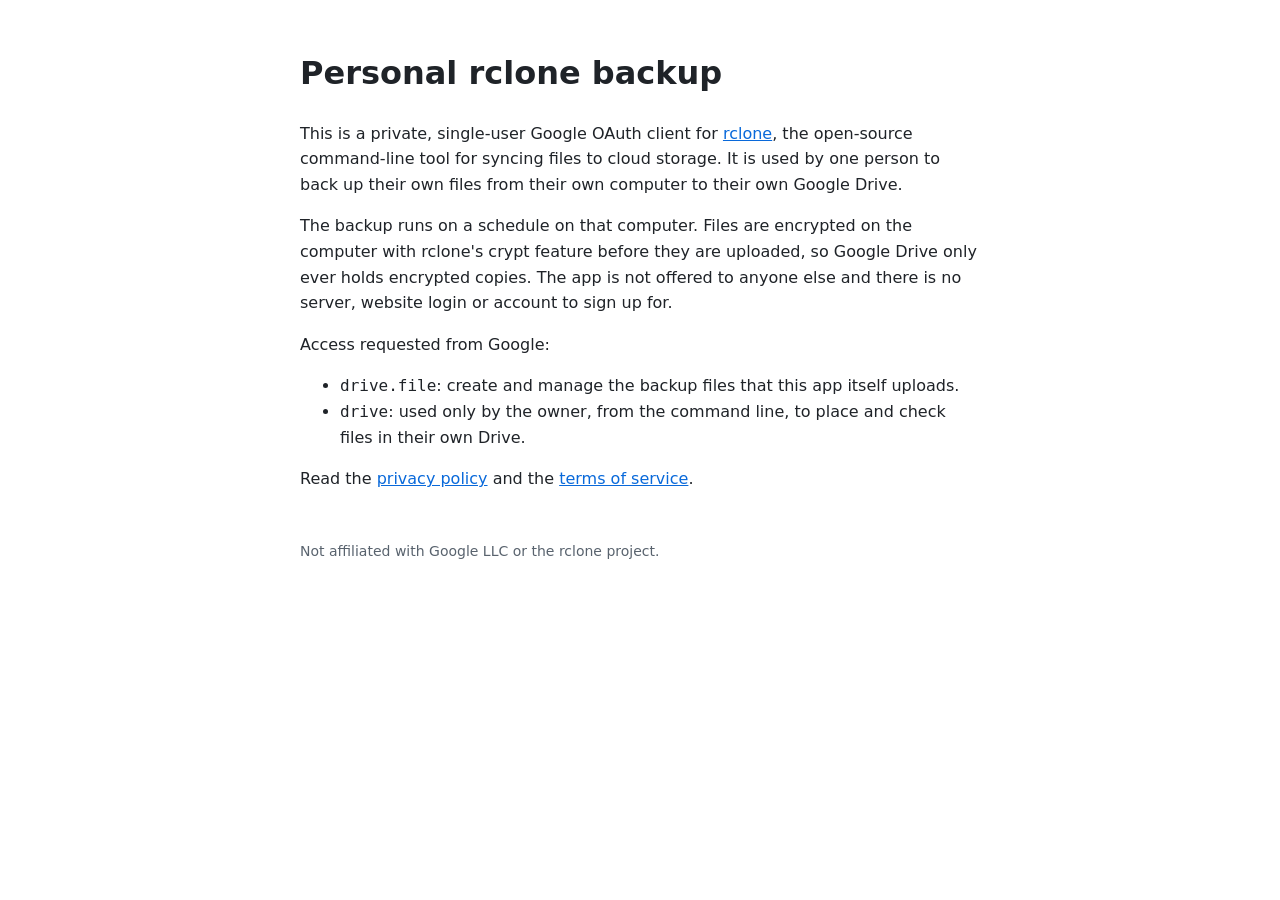
<file: index.html>
<!doctype html>
<html lang="en">
<head>
<meta charset="utf-8">
<meta name="viewport" content="width=device-width, initial-scale=1">
<title>Personal rclone backup</title>
<link rel="stylesheet" href="style.css">
</head>
<body>
<main>
<h1>Personal rclone backup</h1>
<p>This is a private, single-user Google OAuth client for <a href="https://rclone.org/">rclone</a>, the open-source command-line tool for syncing files to cloud storage. It is used by one person to back up their own files from their own computer to their own Google Drive.</p>
<p>The backup runs on a schedule on that computer. Files are encrypted on the computer with rclone's crypt feature before they are uploaded, so Google Drive only ever holds encrypted copies. The app is not offered to anyone else and there is no server, website login or account to sign up for.</p>
<p>Access requested from Google:</p>
<ul>
<li><code>drive.file</code>: create and manage the backup files that this app itself uploads.</li>
<li><code>drive</code>: used only by the owner, from the command line, to place and check files in their own Drive.</li>
</ul>
<p>Read the <a href="https://8hope.github.io/privacy.html">privacy policy</a> and the <a href="https://8hope.github.io/terms.html">terms of service</a>.</p>
<footer>Not affiliated with Google LLC or the rclone project.</footer>
</main>
</body>
</html>
</file>
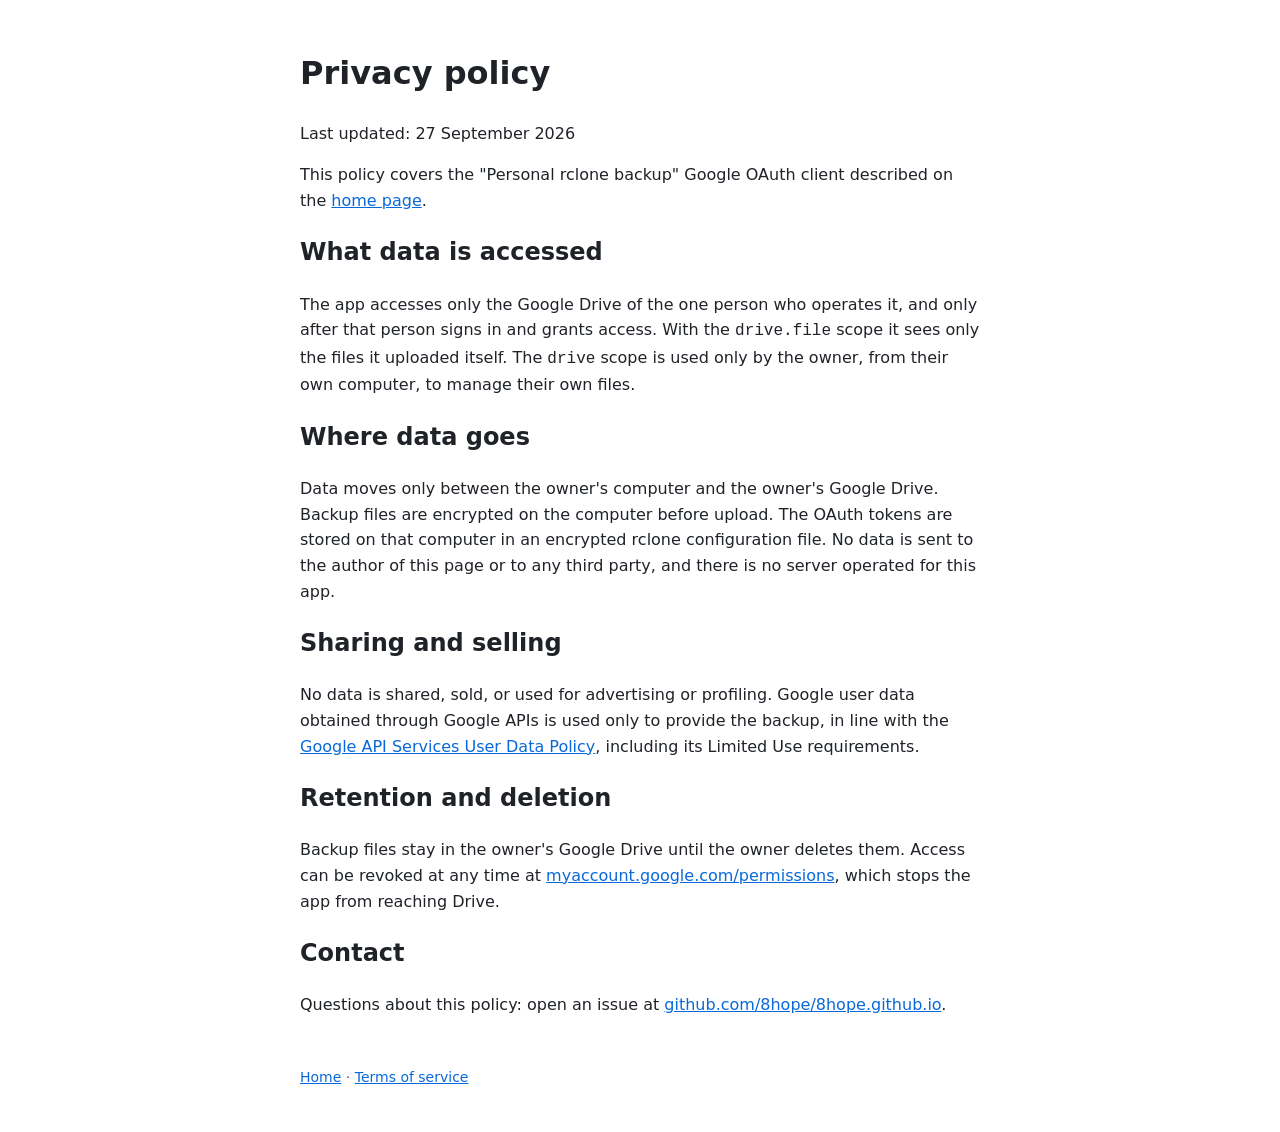
<file: privacy.html>
<!doctype html>
<html lang="en">
<head>
<meta charset="utf-8">
<meta name="viewport" content="width=device-width, initial-scale=1">
<title>Privacy policy</title>
<link rel="stylesheet" href="style.css">
</head>
<body>
<main>
<h1>Privacy policy</h1>
<p>Last updated: 27 September 2026</p>
<p>This policy covers the "Personal rclone backup" Google OAuth client described on the <a href="https://8hope.github.io/">home page</a>.</p>
<h2>What data is accessed</h2>
<p>The app accesses only the Google Drive of the one person who operates it, and only after that person signs in and grants access. With the <code>drive.file</code> scope it sees only the files it uploaded itself. The <code>drive</code> scope is used only by the owner, from their own computer, to manage their own files.</p>
<h2>Where data goes</h2>
<p>Data moves only between the owner's computer and the owner's Google Drive. Backup files are encrypted on the computer before upload. The OAuth tokens are stored on that computer in an encrypted rclone configuration file. No data is sent to the author of this page or to any third party, and there is no server operated for this app.</p>
<h2>Sharing and selling</h2>
<p>No data is shared, sold, or used for advertising or profiling. Google user data obtained through Google APIs is used only to provide the backup, in line with the <a href="https://developers.google.com/terms/api-services-user-data-policy">Google API Services User Data Policy</a>, including its Limited Use requirements.</p>
<h2>Retention and deletion</h2>
<p>Backup files stay in the owner's Google Drive until the owner deletes them. Access can be revoked at any time at <a href="https://myaccount.google.com/permissions">myaccount.google.com/permissions</a>, which stops the app from reaching Drive.</p>
<h2>Contact</h2>
<p>Questions about this policy: open an issue at <a href="https://github.com/8hope/8hope.github.io/issues">github.com/8hope/8hope.github.io</a>.</p>
<footer><a href="https://8hope.github.io/">Home</a> · <a href="https://8hope.github.io/terms.html">Terms of service</a></footer>
</main>
</body>
</html>
</file>
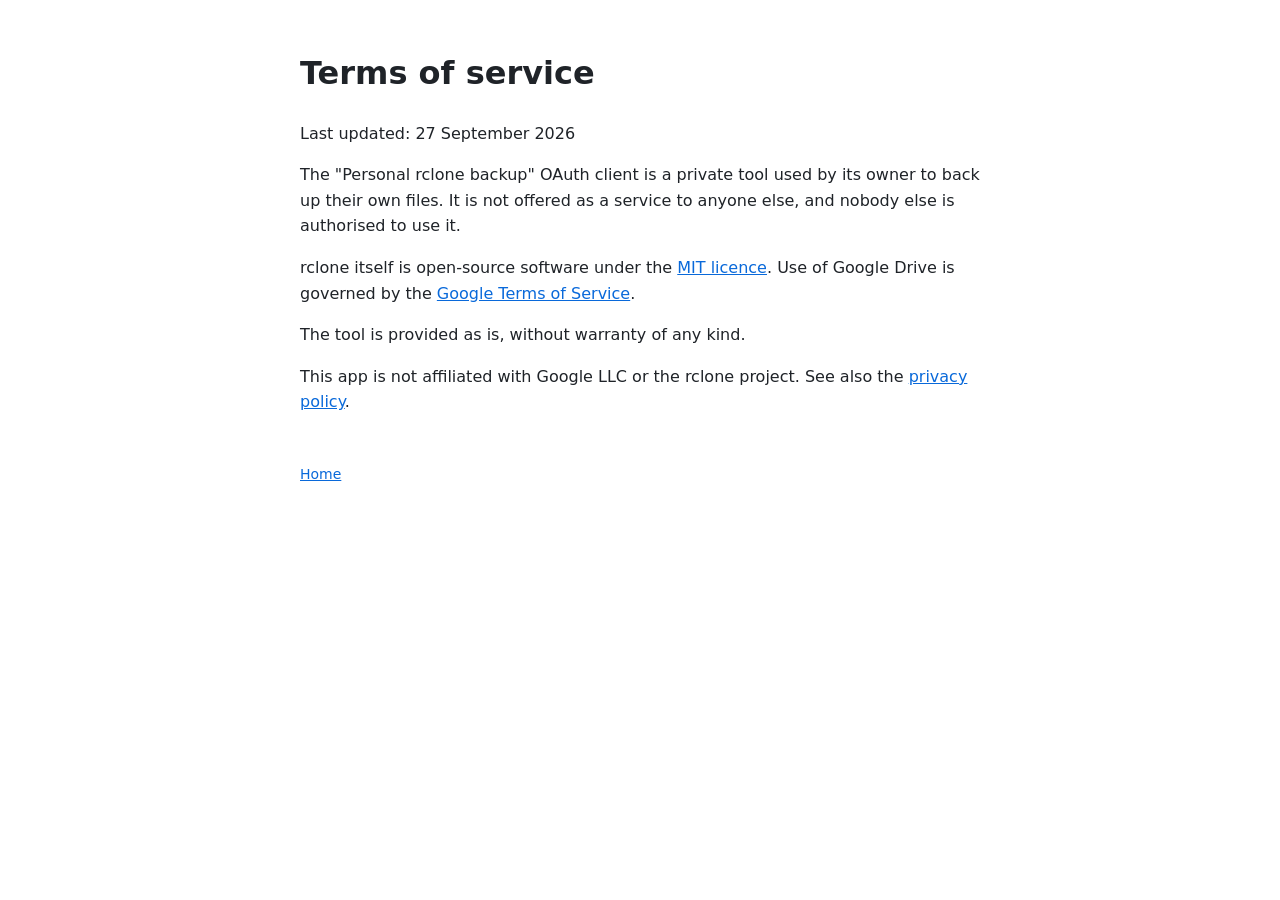
<file: terms.html>
<!doctype html>
<html lang="en">
<head>
<meta charset="utf-8">
<meta name="viewport" content="width=device-width, initial-scale=1">
<title>Terms of service</title>
<link rel="stylesheet" href="style.css">
</head>
<body>
<main>
<h1>Terms of service</h1>
<p>Last updated: 27 September 2026</p>
<p>The "Personal rclone backup" OAuth client is a private tool used by its owner to back up their own files. It is not offered as a service to anyone else, and nobody else is authorised to use it.</p>
<p>rclone itself is open-source software under the <a href="https://github.com/rclone/rclone/blob/master/COPYING">MIT licence</a>. Use of Google Drive is governed by the <a href="https://policies.google.com/terms">Google Terms of Service</a>.</p>
<p>The tool is provided as is, without warranty of any kind.</p>
<p>This app is not affiliated with Google LLC or the rclone project. See also the <a href="https://8hope.github.io/privacy.html">privacy policy</a>.</p>
<footer><a href="https://8hope.github.io/">Home</a></footer>
</main>
</body>
</html>
</file>
<file: style.css>
:root { --bg: #ffffff; --fg: #1f2328; --muted: #59636e; --link: #0969da; }
@media (prefers-color-scheme: dark) { :root { --bg: #0d1117; --fg: #e6edf3; --muted: #9198a1; --link: #4493f8; } }
body { background: var(--bg); color: var(--fg); font: 16px/1.6 system-ui, -apple-system, "Segoe UI", sans-serif; margin: 0; padding: 0 16px; }
main { max-width: 680px; margin: 48px auto; }
a { color: var(--link); }
footer { color: var(--muted); font-size: 14px; margin-top: 48px; }
</file>
